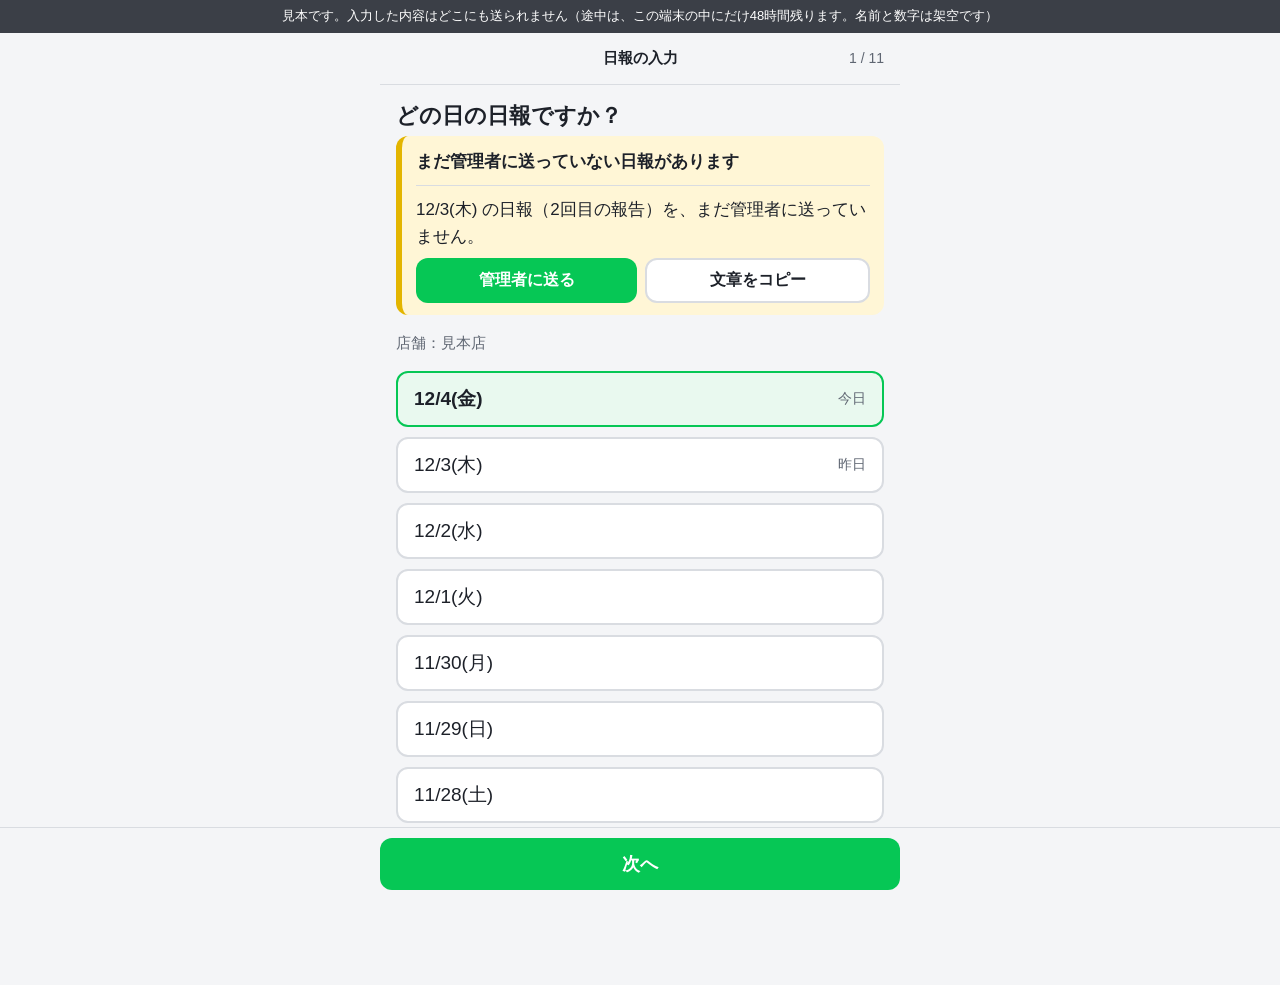
<file: mock/index.html>
<!doctype html>
<html lang="ja">
  <head>
    <meta charset="utf-8" />
    <meta name="viewport" content="width=device-width, initial-scale=1, viewport-fit=cover" />
    <meta name="robots" content="noindex" />
    <title>日報の入力（見本）</title>
    <link rel="stylesheet" href="../style.css" />
  </head>
  <body>
    <!-- 画面の見本。LINE にも GAS にもつながず、入力した内容はどこにも送らない。名前と数字はすべて架空。 -->
    <div class="sample-banner">
      見本です。入力した内容はどこにも送られません（途中は、この端末の中にだけ48時間残ります。名前と数字は架空です）
    </div>
    <div id="app" aria-live="polite"></div>
    <script src="../report-form.js"></script>
    <script src="../draft.js"></script>
    <script src="../app.js"></script>
    <script src="mock-server.js"></script>
    <script>
      // 入力の途中は、本物と同じく端末に残す（見本は人を見分けないので、決まった名前で残す）
      var storage = null;
      try {
        storage = window.localStorage;
      } catch (err) {
        storage = null;
      }
      var pageCode = Math.random().toString(36).slice(2, 5).toUpperCase();
      startReportApp(createMockServer(new Date()), {
        draftStore: createDraftStore(storage, 'sample', { pageCode: pageCode }),
      });
    </script>
  </body>
</html>
</file>
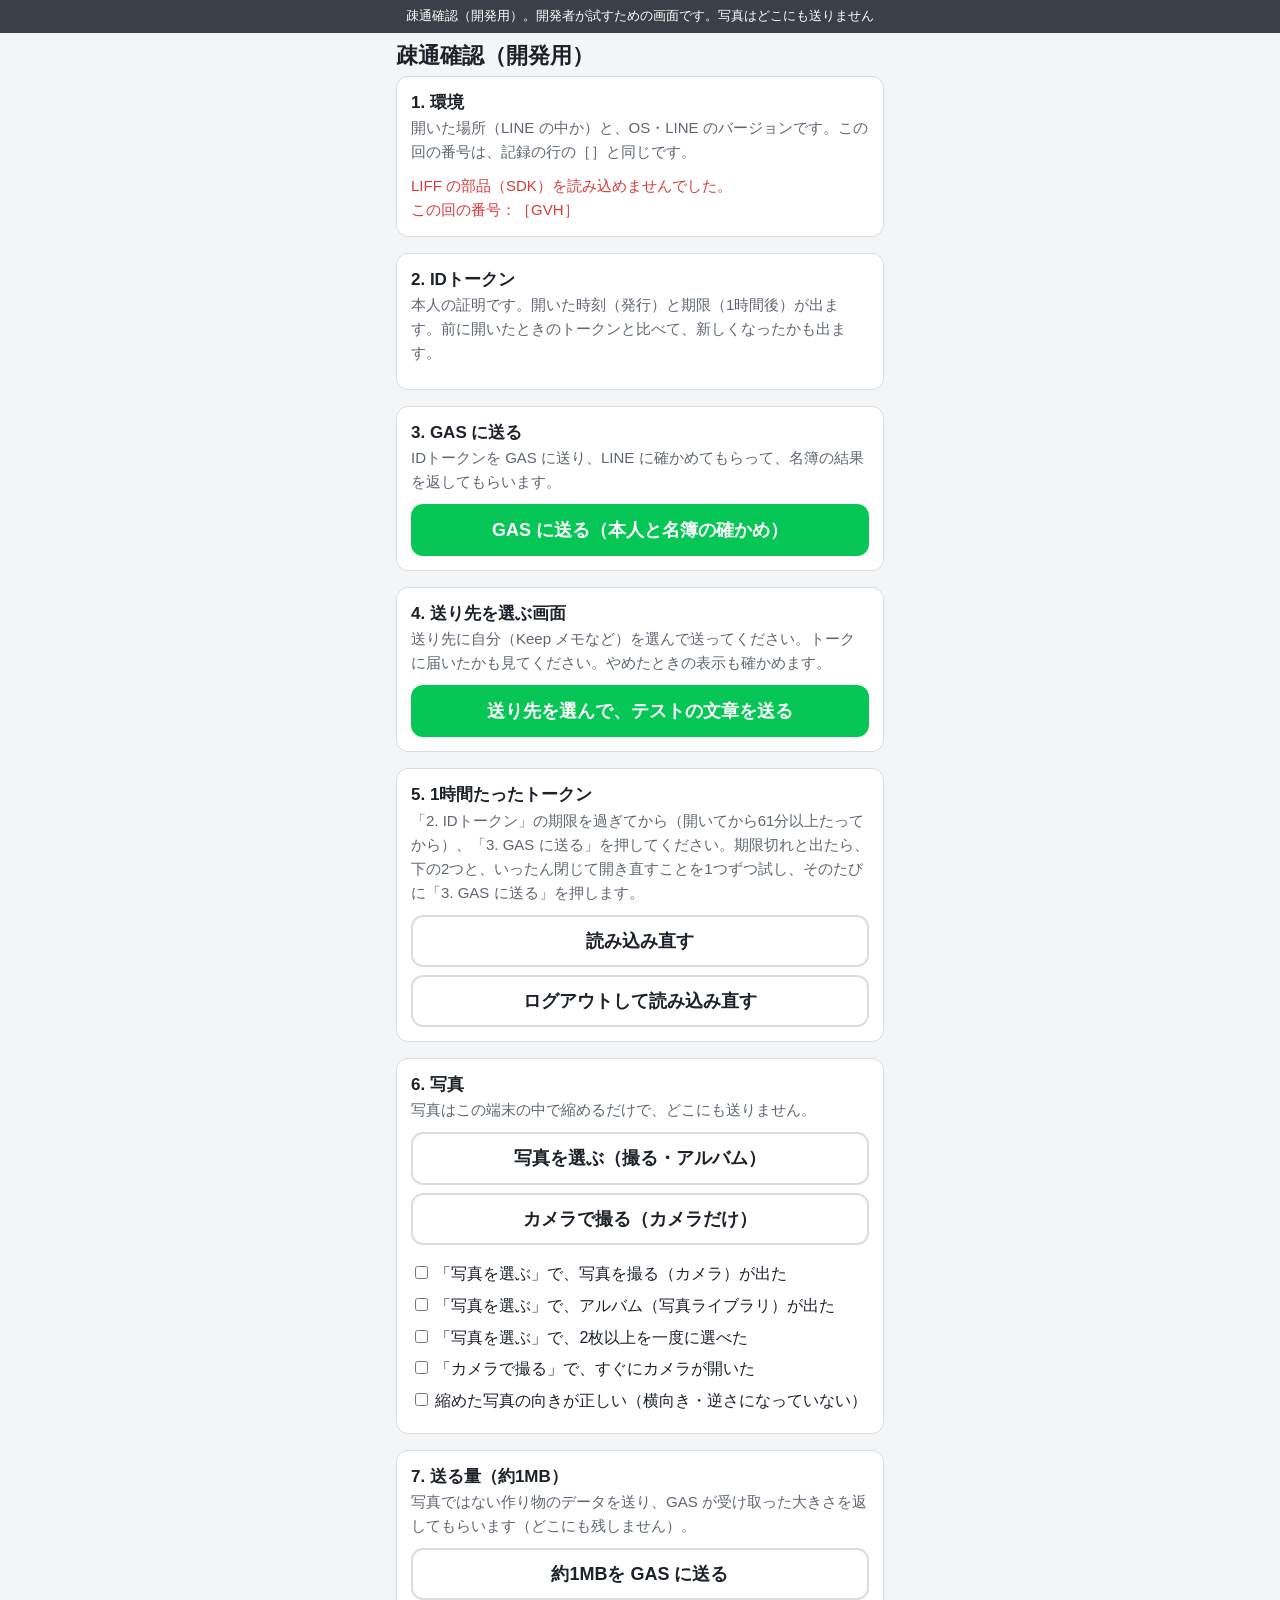
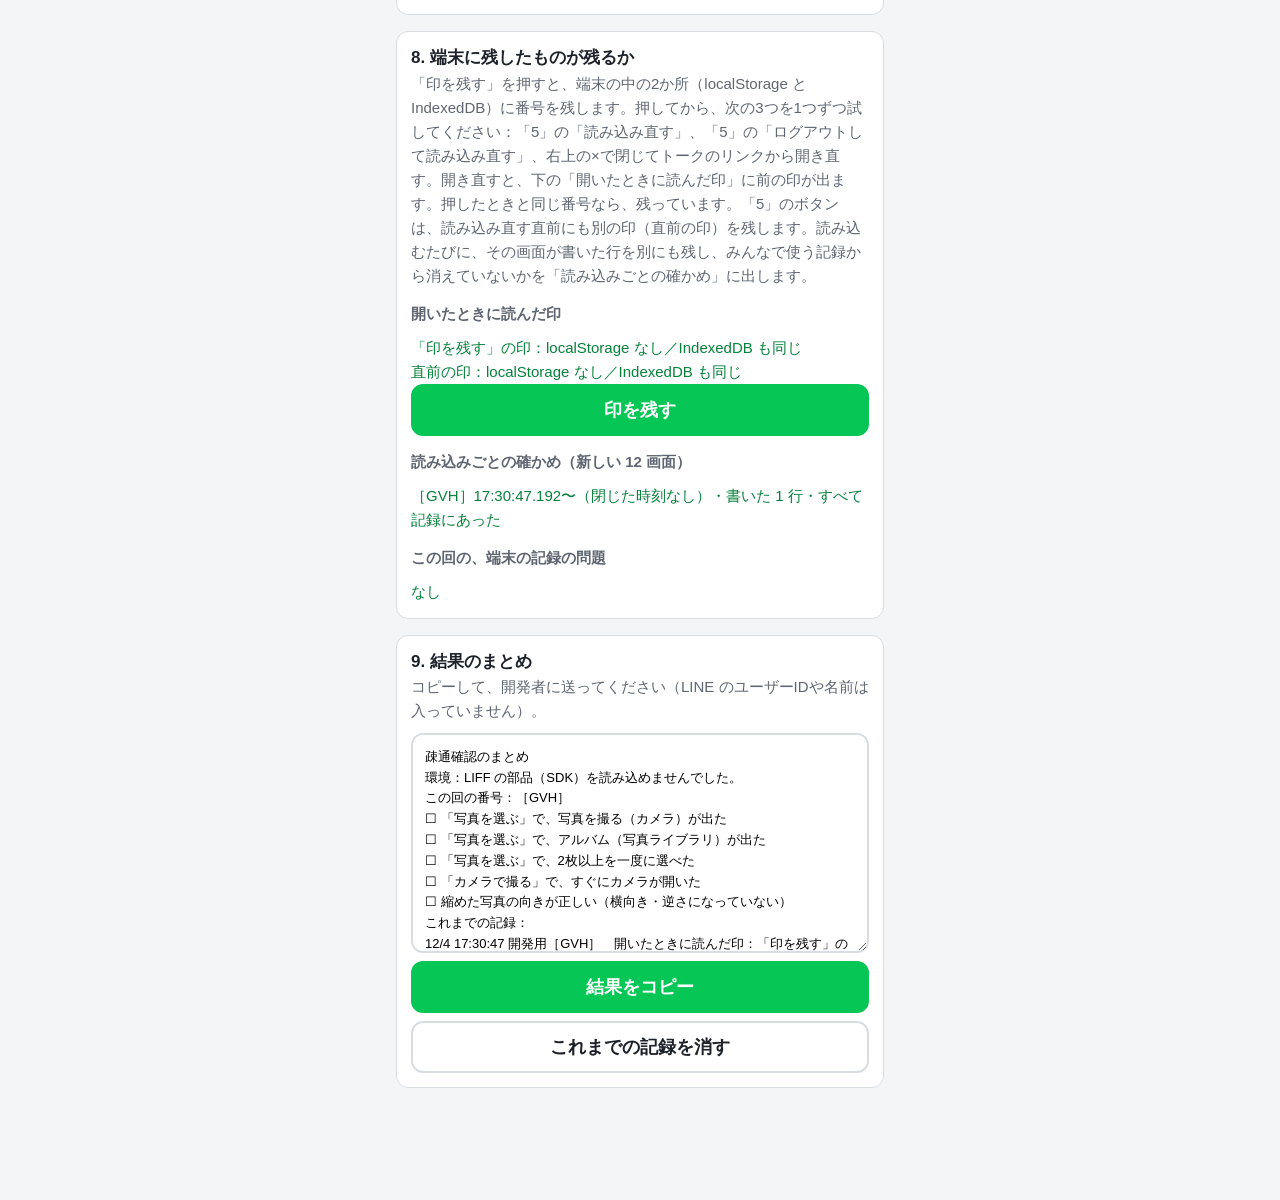
<file: probe/dev/index.html>
<!doctype html>
<html lang="ja">
  <head>
    <meta charset="utf-8" />
    <meta name="viewport" content="width=device-width, initial-scale=1, viewport-fit=cover" />
    <meta name="robots" content="noindex" />
    <title>疎通確認（開発用）</title>
    <link rel="stylesheet" href="../../style.css" />
    <link rel="stylesheet" href="../probe.css" />
  </head>
  <body>
    <!-- 段階2の疎通確認（開発者だけが使う）。LINE ミニアプリの開発用から開く。写真はどこにも送らない。 -->
    <div class="sample-banner">疎通確認（開発用）。開発者が試すための画面です。写真はどこにも送りません</div>
    <div id="app" class="page"></div>
    <script charset="utf-8" src="https://static.line-scdn.net/liff/edge/2/sdk.js"></script>
    <script src="../config.js"></script>
    <script src="../probe.js"></script>
    <script>
      startProbe('dev');
    </script>
  </body>
</html>
</file>
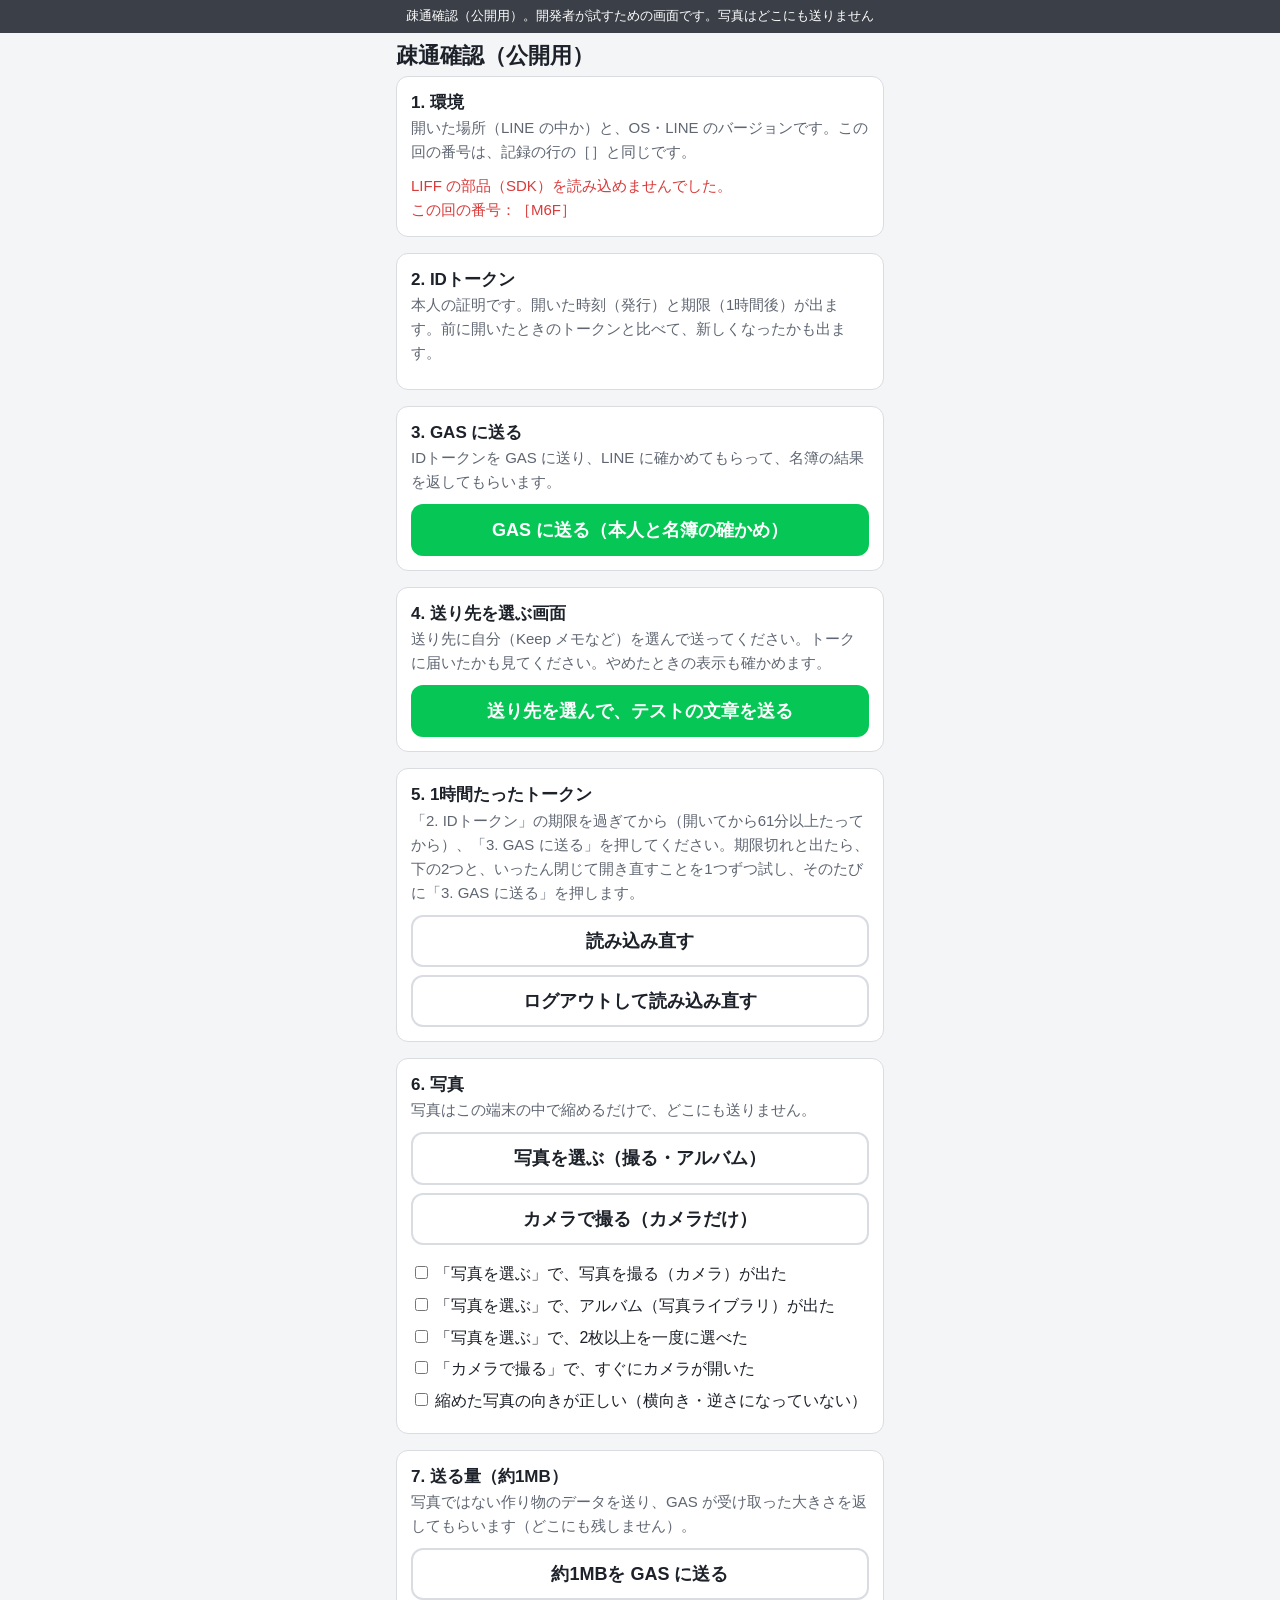
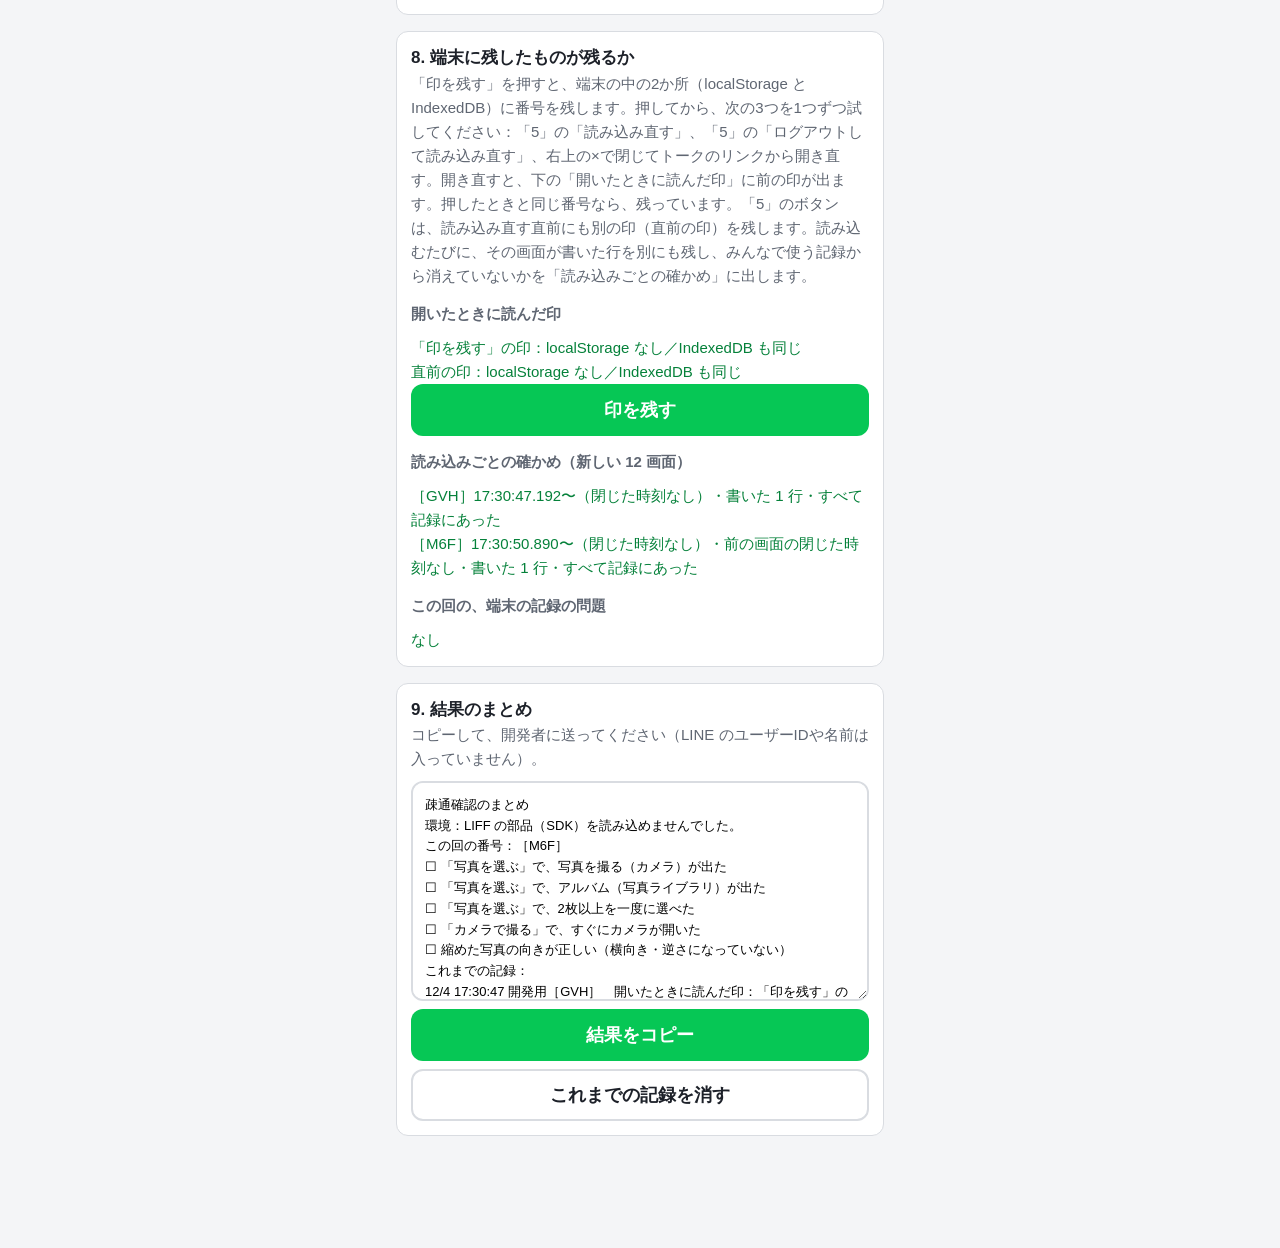
<file: probe/pub/index.html>
<!doctype html>
<html lang="ja">
  <head>
    <meta charset="utf-8" />
    <meta name="viewport" content="width=device-width, initial-scale=1, viewport-fit=cover" />
    <meta name="robots" content="noindex" />
    <title>疎通確認（公開用）</title>
    <link rel="stylesheet" href="../../style.css" />
    <link rel="stylesheet" href="../probe.css" />
  </head>
  <body>
    <!-- 段階2の疎通確認（開発者だけが使う）。LINE ミニアプリの公開用から開く。写真はどこにも送らない。 -->
    <div class="sample-banner">疎通確認（公開用）。開発者が試すための画面です。写真はどこにも送りません</div>
    <div id="app" class="page"></div>
    <script charset="utf-8" src="https://static.line-scdn.net/liff/edge/2/sdk.js"></script>
    <script src="../config.js"></script>
    <script src="../probe.js"></script>
    <script>
      startProbe('pub');
    </script>
  </body>
</html>
</file>
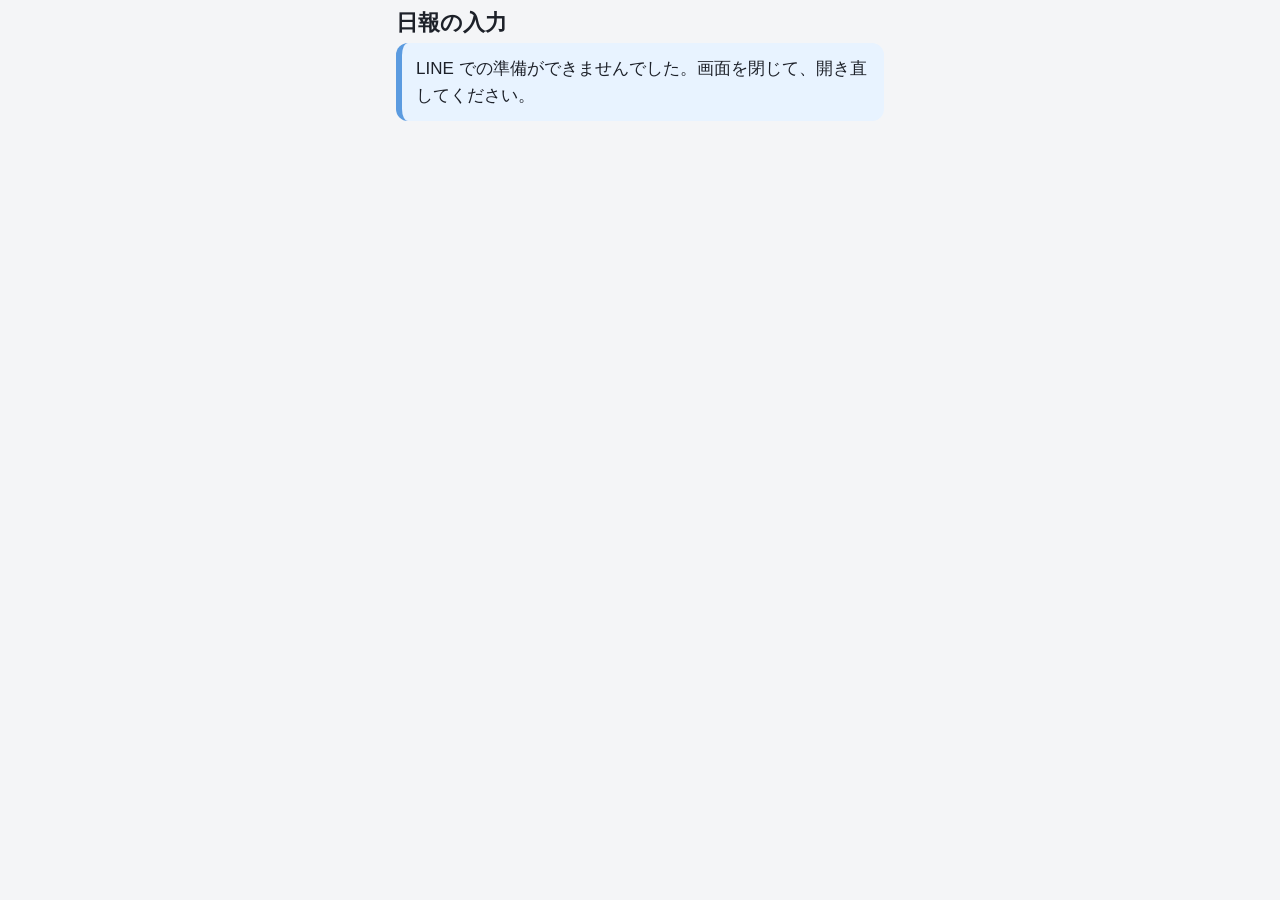
<file: report/dev/index.html>
<!doctype html>
<html lang="ja">
  <head>
    <meta charset="utf-8" />
    <meta name="viewport" content="width=device-width, initial-scale=1, viewport-fit=cover" />
    <meta name="robots" content="noindex" />
    <title>日報の入力</title>
    <link rel="stylesheet" href="../../style.css" />
  </head>
  <body>
    <!-- 本物の入力画面（開発用）。LINE ミニアプリの開発用から開く。GAS とのやりとりは ../gas-server.js -->
    <div id="app" aria-live="polite"></div>
    <script charset="utf-8" src="https://static.line-scdn.net/liff/edge/2/sdk.js"></script>
    <script src="../config.js"></script>
    <script src="../../report-form.js"></script>
    <script src="../../draft.js"></script>
    <script src="../../app.js"></script>
    <script src="../gas-server.js"></script>
    <script>
      startLineReport('dev');
    </script>
  </body>
</html>
</file>
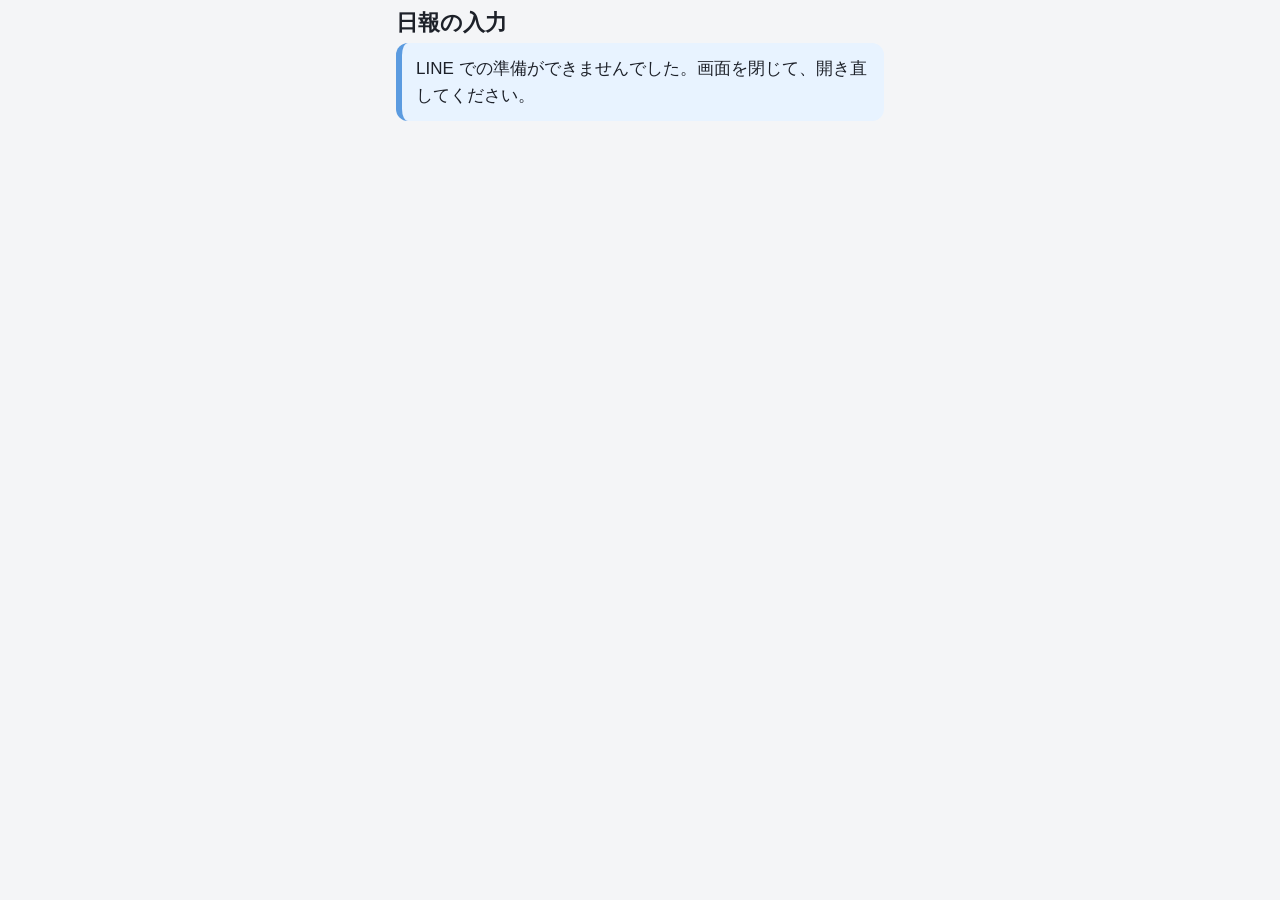
<file: report/pub/index.html>
<!doctype html>
<html lang="ja">
  <head>
    <meta charset="utf-8" />
    <meta name="viewport" content="width=device-width, initial-scale=1, viewport-fit=cover" />
    <meta name="robots" content="noindex" />
    <title>日報の入力</title>
    <link rel="stylesheet" href="../../style.css" />
  </head>
  <body>
    <!-- 本物の入力画面（公開用）。LINE ミニアプリの公開用から開く。GAS とのやりとりは ../gas-server.js -->
    <div id="app" aria-live="polite"></div>
    <script charset="utf-8" src="https://static.line-scdn.net/liff/edge/2/sdk.js"></script>
    <script src="../config.js"></script>
    <script src="../../report-form.js"></script>
    <script src="../../draft.js"></script>
    <script src="../../app.js"></script>
    <script src="../gas-server.js"></script>
    <script>
      startLineReport('pub');
    </script>
  </body>
</html>
</file>
<file: style.css>
/* 日報の入力画面の見た目。縦向きのスマホで、横にずらさずに使えるようにする。
   iPhone で入力欄を押したときに画面が拡大されないよう、文字は16ピクセル以上にする。 */

:root {
  --bg: #f4f5f7;
  --card: #ffffff;
  --text: #1d2129;
  --muted: #5f6672;
  --line: #d9dce1;
  --primary: #06c755;
  --primary-text: #ffffff;
  --primary-dark: #05a647;
  --warn-bg: #fff6d6;
  --warn-line: #e3b500;
  --error-bg: #fdecec;
  --error-line: #d93a3a;
  --info-bg: #e8f3ff;
  --info-line: #5b9be0;
  --sample-bg: #3b3f47;
  --sample-text: #ffffff;
}

* {
  box-sizing: border-box;
}

html,
body {
  margin: 0;
  background: var(--bg);
  color: var(--text);
  font-family: -apple-system, BlinkMacSystemFont, 'Hiragino Sans', 'Hiragino Kaku Gothic ProN', 'Noto Sans JP',
    'Yu Gothic', sans-serif;
  font-size: 17px;
  line-height: 1.6;
  -webkit-text-size-adjust: 100%;
}

.sample-banner {
  background: var(--sample-bg);
  color: var(--sample-text);
  font-size: 13px;
  padding: 6px 16px;
  text-align: center;
}

.page {
  max-width: 520px;
  margin: 0 auto;
  padding: 0 16px calc(96px + env(safe-area-inset-bottom));
}

/* 上の帯（戻る、日付と店舗、何問目か） */
.topbar {
  position: sticky;
  top: 0;
  z-index: 5;
  background: var(--bg);
  display: flex;
  align-items: center;
  gap: 8px;
  min-height: 52px;
  border-bottom: 1px solid var(--line);
  margin: 0 -16px 16px;
  padding: 0 16px;
}

.topbar .back {
  border: none;
  background: none;
  color: var(--muted);
  font-size: 16px;
  padding: 8px 4px;
  min-width: 64px;
  text-align: left;
}

.topbar .context {
  flex: 1;
  font-size: 15px;
  font-weight: 600;
  text-align: center;
}

.topbar .progress {
  min-width: 64px;
  text-align: right;
  color: var(--muted);
  font-size: 14px;
}

h1 {
  font-size: 22px;
  line-height: 1.4;
  margin: 8px 0 4px;
}

h2 {
  font-size: 17px;
  margin: 0;
}

.help {
  color: var(--muted);
  font-size: 15px;
  margin: 0 0 16px;
}

/* 数字の欄 */
.amount {
  display: flex;
  align-items: center;
  gap: 8px;
  background: var(--card);
  border: 2px solid var(--line);
  border-radius: 12px;
  padding: 4px 14px;
}

.amount:focus-within {
  border-color: var(--primary);
}

.amount input {
  flex: 1;
  min-width: 0;
  border: none;
  outline: none;
  background: transparent;
  font-size: 28px;
  padding: 8px 0;
  color: var(--text);
}

.amount .unit {
  font-size: 18px;
  color: var(--muted);
}

.preview {
  color: var(--muted);
  font-size: 15px;
  margin-top: 6px;
  min-height: 24px;
}

/* 経費のように、1つの画面に数字の欄が並ぶとき */
.rows {
  background: var(--card);
  border: 1px solid var(--line);
  border-radius: 12px;
  overflow: hidden;
}

.row {
  display: flex;
  align-items: center;
  gap: 8px;
  padding: 8px 14px;
  border-top: 1px solid var(--line);
}

.row:first-child {
  border-top: none;
}

.row label {
  flex: 1;
}

.row input {
  width: 9em;
  font-size: 20px;
  text-align: right;
  border: 1px solid var(--line);
  border-radius: 8px;
  padding: 6px 10px;
}

.row .unit {
  color: var(--muted);
}

/* 選ぶボタン（日付、天候など） */
.choices {
  display: grid;
  gap: 10px;
}

.choices.three {
  grid-template-columns: repeat(3, 1fr);
}

.choice {
  display: flex;
  align-items: center;
  justify-content: space-between;
  width: 100%;
  min-height: 56px;
  padding: 10px 16px;
  font-size: 19px;
  background: var(--card);
  color: var(--text);
  border: 2px solid var(--line);
  border-radius: 12px;
  text-align: left;
}

.choices.three .choice {
  justify-content: center;
}

.choice[aria-pressed='true'] {
  border-color: var(--primary);
  background: #e9f9ef;
  font-weight: 700;
}

.choice .sub {
  font-size: 14px;
  color: var(--muted);
  font-weight: 400;
}

/* スタッフ1人分の枠 */
.person {
  background: var(--card);
  border: 1px solid var(--line);
  border-radius: 12px;
  padding: 12px 14px;
  margin-bottom: 12px;
}

.person .head {
  display: flex;
  justify-content: space-between;
  align-items: center;
  margin-bottom: 8px;
  color: var(--muted);
  font-size: 15px;
}

.person select,
.person input[type='text'] {
  width: 100%;
  font-size: 18px;
  padding: 10px;
  border: 1px solid var(--line);
  border-radius: 8px;
  background: #fff;
  color: var(--text);
}

.person .times {
  display: grid;
  grid-template-columns: 1fr auto 1fr;
  gap: 8px;
  align-items: center;
  margin-top: 10px;
}

.person .hours {
  margin-top: 8px;
  font-size: 15px;
  color: var(--muted);
  min-height: 24px;
}

.person .typed {
  margin-top: 8px;
}

textarea {
  width: 100%;
  min-height: 200px;
  font-size: 17px;
  line-height: 1.6;
  padding: 12px;
  border: 2px solid var(--line);
  border-radius: 12px;
  font-family: inherit;
}

.counter {
  text-align: right;
  color: var(--muted);
  font-size: 14px;
}

/* 知らせの枠 */
.box {
  border-radius: 12px;
  padding: 12px 14px;
  margin: 0 0 16px;
  border-left: 6px solid;
  white-space: pre-line; /* GAS からの言葉の改行を残す */
}

.box.warn {
  background: var(--warn-bg);
  border-color: var(--warn-line);
}

.box.error {
  background: var(--error-bg);
  border-color: var(--error-line);
}

.box.info {
  background: var(--info-bg);
  border-color: var(--info-line);
}

.box ul {
  margin: 6px 0 0;
  padding-left: 1.2em;
}

.box li {
  margin-bottom: 8px;
}

.box li:last-child {
  margin-bottom: 0;
}

/* 開いたときの知らせ：管理者にまだ送っていない日報 */
.unsent .item {
  margin-top: 10px;
  padding-top: 10px;
  border-top: 1px solid var(--line);
}

.unsent-actions {
  display: flex;
  gap: 8px;
  margin-top: 8px;
}

.unsent-actions button {
  flex: 1;
  min-height: 44px;
  font-size: 16px;
  margin-top: 0;
}

.unsent-message {
  margin-top: 10px;
  font-weight: 700;
}

/* 開いたときに見つかった入力の途中の、「続きから入力する」「新しく入力する」 */
.resume-actions {
  margin-top: 10px;
}

/* 確認画面の一覧 */
.summary {
  background: var(--card);
  border: 1px solid var(--line);
  border-radius: 12px;
  margin-bottom: 16px;
}

.summary .section-head {
  display: flex;
  justify-content: space-between;
  align-items: center;
  padding: 10px 14px;
  border-bottom: 1px solid var(--line);
  background: #fafbfc;
  border-radius: 12px 12px 0 0;
}

.summary dl {
  margin: 0;
  padding: 6px 14px 10px;
}

.summary .item {
  display: flex;
  justify-content: space-between;
  gap: 12px;
  padding: 4px 0;
}

.summary dt {
  color: var(--muted);
}

.summary dt {
  flex: none;
}

.summary dd {
  flex: 1;
}

.summary .item.stacked {
  display: block;
  padding: 6px 0;
}

.summary .item.stacked dd {
  text-align: left;
  font-weight: 400;
}

.summary .item.stacked dt {
  color: var(--text);
  font-weight: 600;
}

.summary dd {
  margin: 0;
  text-align: right;
  font-weight: 600;
}

.summary .item .fix {
  flex: none;
  align-self: center;
}

.summary .comment {
  padding: 8px 14px 12px;
  white-space: pre-wrap;
  word-break: break-word;
}

/* ボタン */
.actions {
  position: fixed;
  left: 0;
  right: 0;
  bottom: 0;
  background: var(--bg);
  border-top: 1px solid var(--line);
  padding: 10px 16px calc(10px + env(safe-area-inset-bottom));
}

.actions .inner {
  max-width: 520px;
  margin: 0 auto;
}

.primary,
.secondary {
  display: block;
  width: 100%;
  min-height: 52px;
  font-size: 18px;
  font-weight: 700;
  border-radius: 12px;
  padding: 10px 16px;
}

.primary {
  background: var(--primary);
  color: var(--primary-text);
  border: none;
}

.primary:active {
  background: var(--primary-dark);
}

.primary:disabled {
  background: #a8dcbc;
}

.secondary {
  background: var(--card);
  color: var(--text);
  border: 2px solid var(--line);
  margin-top: 10px;
}

.link {
  border: none;
  background: none;
  color: #1a6fd1;
  font-size: 15px;
  padding: 4px 0;
  text-decoration: underline;
}

.fix {
  border: 1px solid var(--line);
  background: #fff;
  color: #1a6fd1;
  font-size: 14px;
  border-radius: 8px;
  padding: 2px 10px;
}

.add {
  display: block;
  width: 100%;
  min-height: 48px;
  border: 2px dashed var(--line);
  border-radius: 12px;
  background: transparent;
  font-size: 17px;
  color: var(--text);
}

.note {
  color: var(--muted);
  font-size: 14px;
  margin: 8px 0 0;
}

.done-mark {
  font-size: 48px;
  text-align: center;
  color: var(--primary);
  margin: 24px 0 0;
}

.center {
  text-align: center;
}

pre.report-text {
  background: var(--card);
  border: 1px solid var(--line);
  border-radius: 12px;
  padding: 12px 14px;
  white-space: pre-wrap;
  word-break: break-word;
  font-family: inherit;
  font-size: 15px;
  line-height: 1.6;
  margin: 8px 0 0;
}

details summary {
  color: #1a6fd1;
  padding: 8px 0;
}

/* 読み込み中 */
.busy {
  position: fixed;
  inset: 0;
  z-index: 20;
  display: flex;
  align-items: center;
  justify-content: center;
  background: rgba(244, 245, 247, 0.85);
  font-size: 18px;
  font-weight: 600;
}
</file>
<file: probe/probe.css>
/* 疎通確認の画面だけで使う見た目（ほかは ../style.css と同じ）。 */

.card {
  background: var(--card);
  border: 1px solid var(--line);
  border-radius: 12px;
  padding: 12px 14px 14px;
  margin: 0 0 16px;
}

.card h2 {
  margin-top: 0;
}

.card .help {
  margin-bottom: 10px;
}

/* カードの中の小見出し（カードの見出しより小さく） */
.card h3 {
  font-size: 15px;
  color: var(--muted);
  margin: 14px 0 0;
}

.card .secondary {
  margin-top: 8px;
  text-align: center;
}

.result {
  font-size: 15px;
  white-space: pre-wrap;
  overflow-wrap: anywhere;
  margin-top: 10px;
}

.result:empty {
  display: none;
}

.result.ok {
  color: #05813a;
}

.result.ng {
  color: var(--error-line);
}

/* 写真を選ぶ欄は隠し、見出し（label）をボタンとして押す */
.hidden-input {
  position: absolute;
  width: 1px;
  height: 1px;
  opacity: 0;
}

.checks label {
  display: block;
  font-size: 16px;
  margin: 6px 0;
}

.photos {
  display: flex;
  flex-wrap: wrap;
  gap: 8px;
  margin-top: 10px;
}

.photos figure {
  margin: 0;
  width: 96px;
  font-size: 12px;
  line-height: 1.4;
}

.photos img {
  width: 96px;
  height: 96px;
  object-fit: cover;
  border-radius: 8px;
  border: 1px solid var(--line);
  display: block;
}

textarea.summary-text {
  font-size: 13px;
  min-height: 220px;
}
</file>
